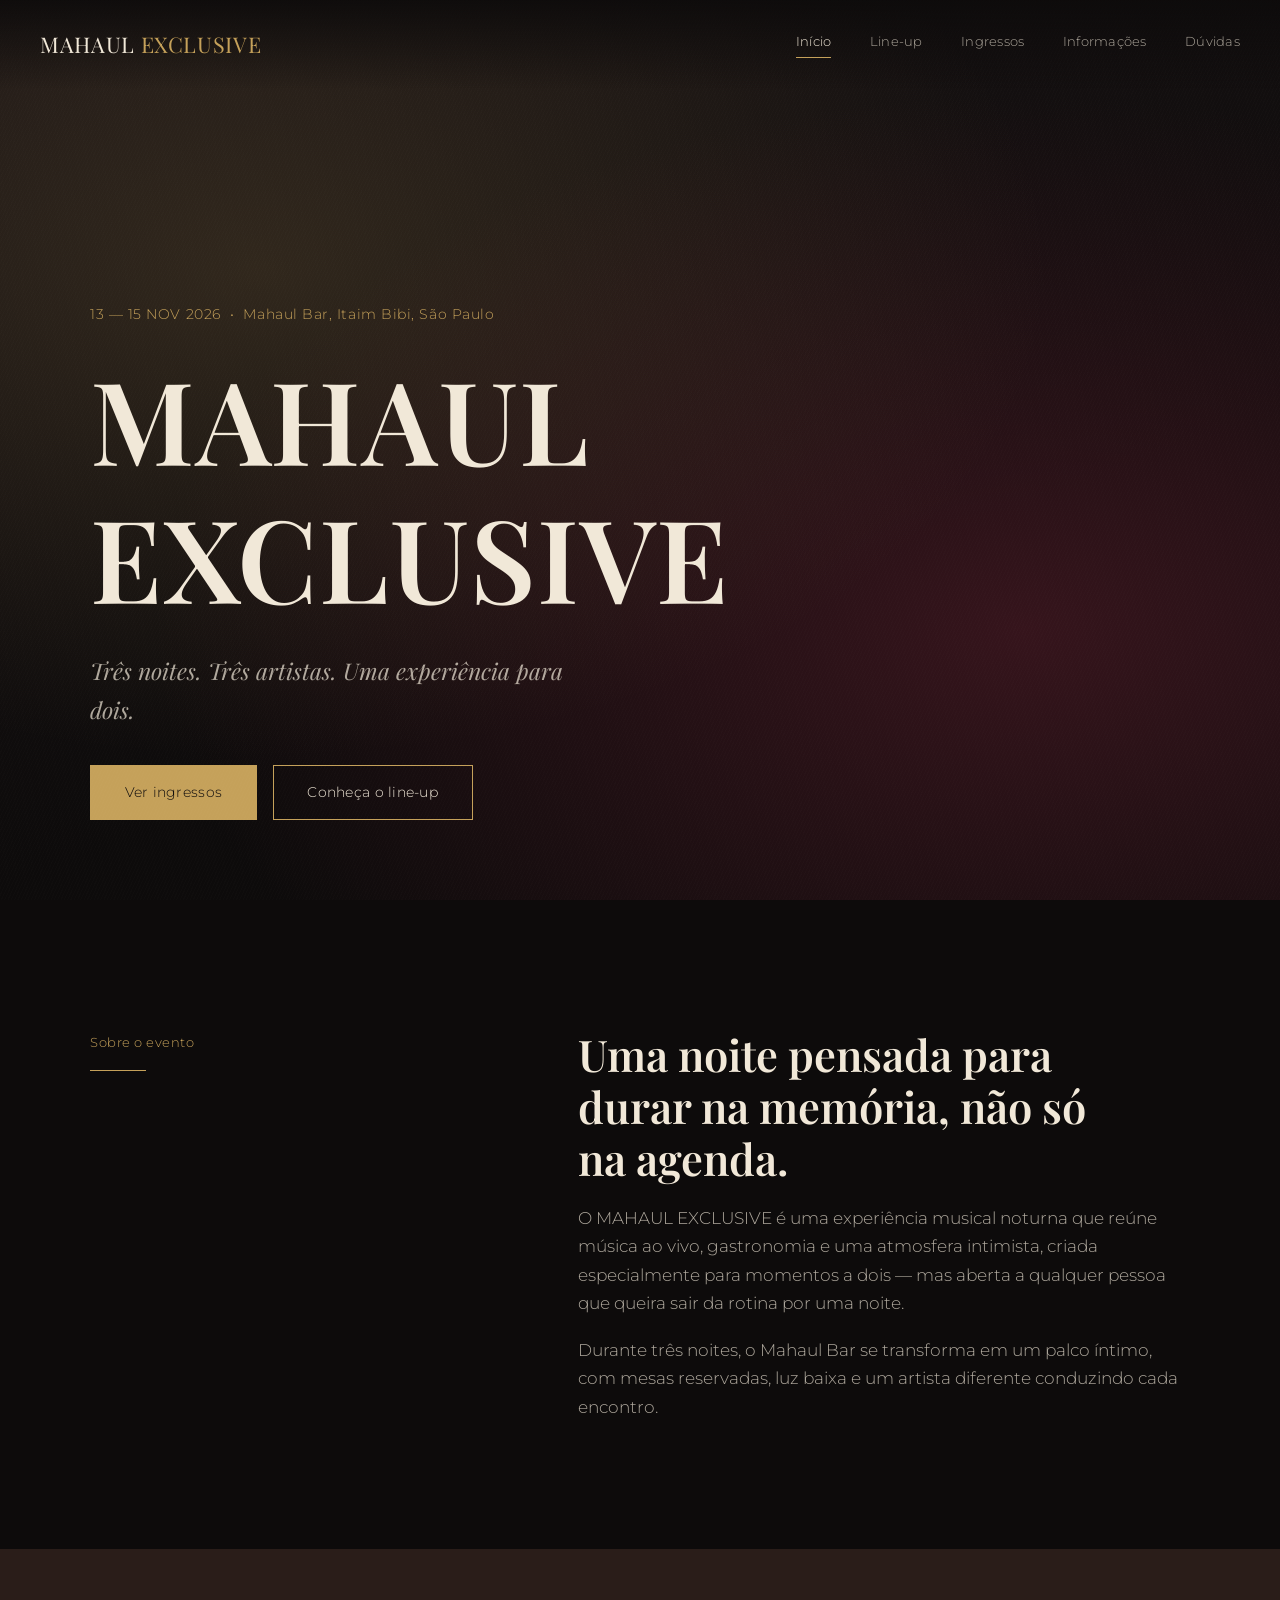
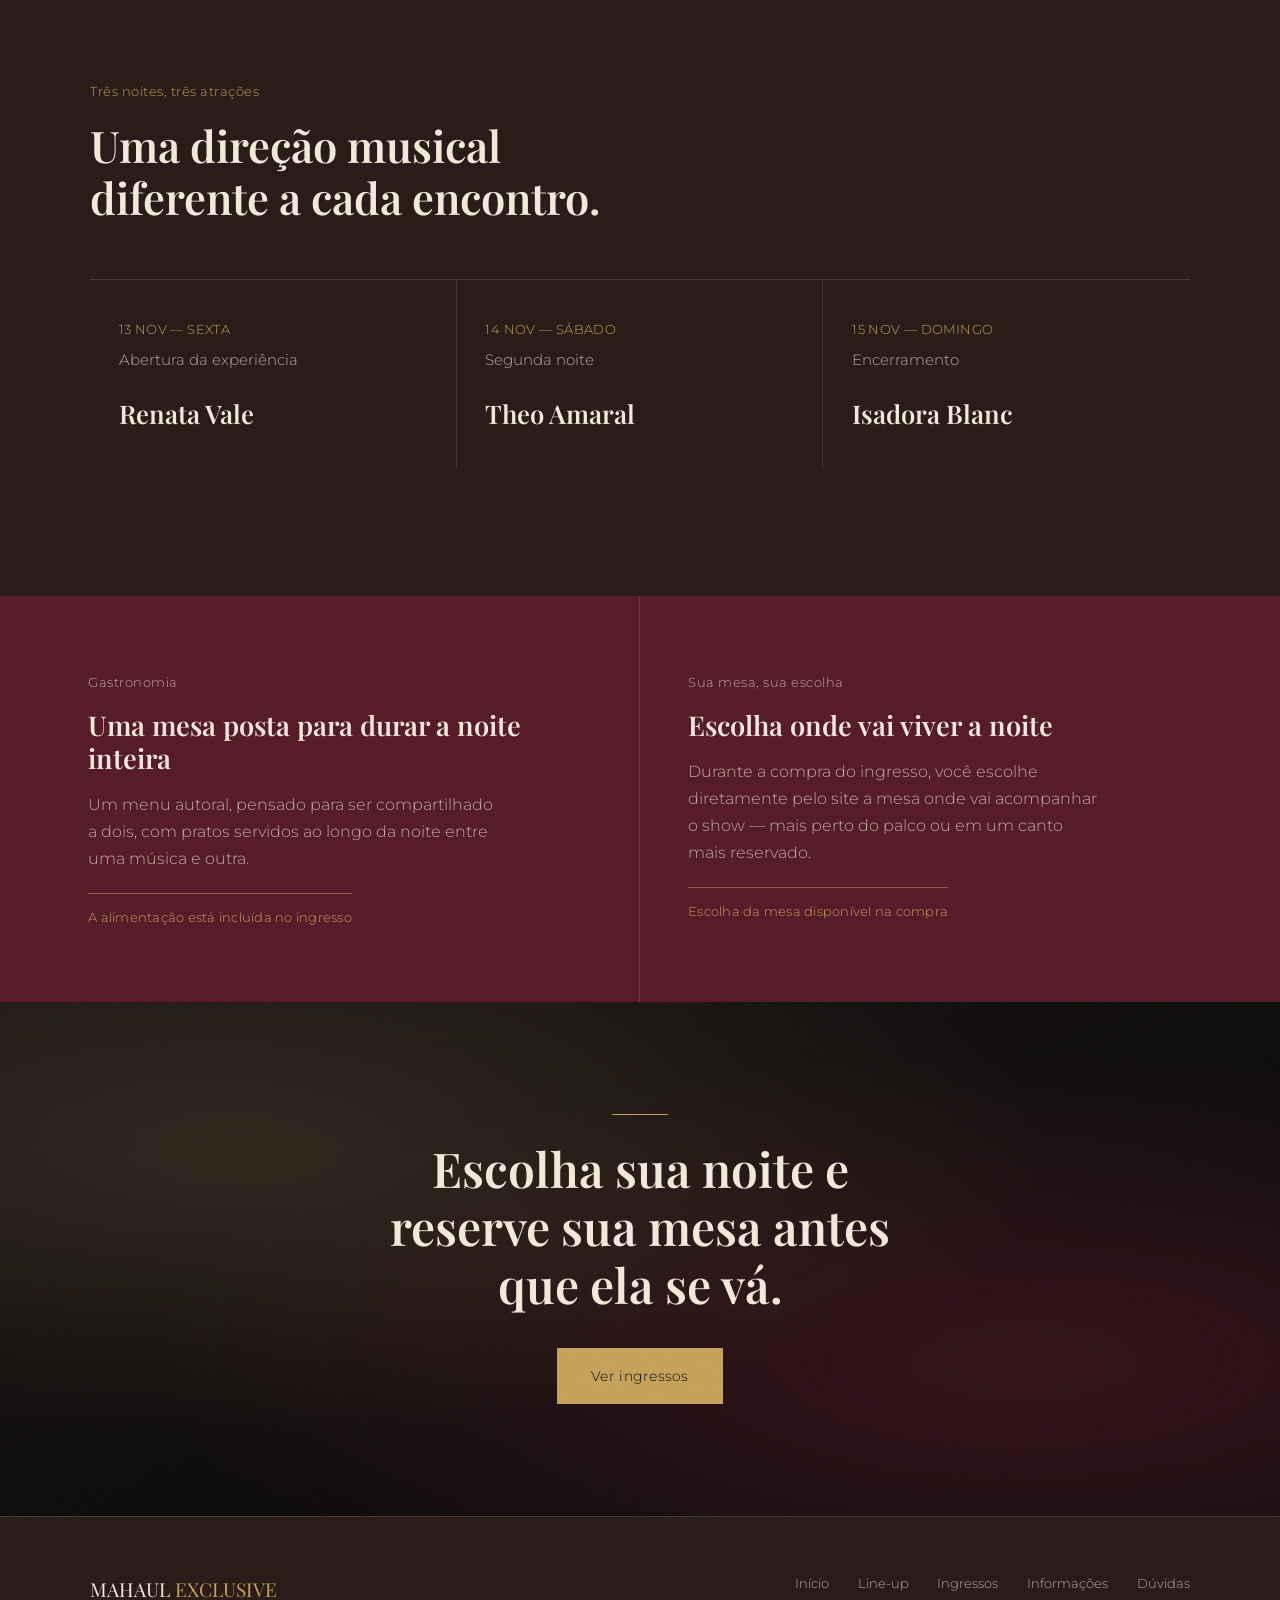
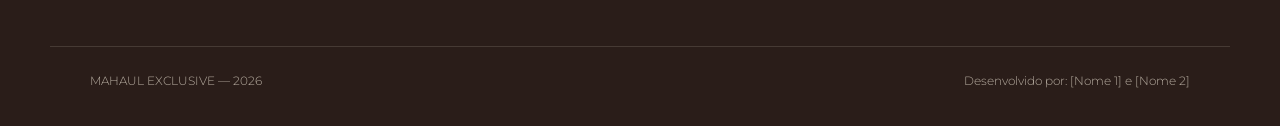
<file: index.html>
<!DOCTYPE html>
<html lang="pt-BR">
<head>
  <meta charset="UTF-8" />
  <meta name="viewport" content="width=device-width, initial-scale=1.0" />
  <title>MAHAUL EXCLUSIVE — 13 a 15 de novembro, Itaim Bibi</title>
  <meta name="description" content="Três noites. Três artistas. Uma experiência para dois. MAHAUL EXCLUSIVE, no Mahaul Bar, Itaim Bibi." />
  <link rel="preconnect" href="https://fonts.googleapis.com">
  <link rel="preconnect" href="https://fonts.gstatic.com" crossorigin>
  <link href="https://fonts.googleapis.com/css2?family=Playfair+Display:ital,wght@0,400;0,600;0,700;1,500&family=Montserrat:wght@300;400;500;600&display=swap" rel="stylesheet">
  <link rel="stylesheet" href="style.css">
</head>
<body>

  <!-- ===================== CABEÇALHO ===================== -->
  <header class="cabecalho">
    <a href="index.html" class="logo">MAHAUL <span>EXCLUSIVE</span></a>
    <nav class="menu">
      <a href="index.html" class="ativo">Início</a>
      <a href="lineup.html">Line-up</a>
      <a href="ingressos.html">Ingressos</a>
      <a href="informacoes.html">Informações</a>
      <a href="faq.html">Dúvidas</a>
    </nav>
    <button class="botao-menu-mobile" aria-label="Abrir menu">
      <span></span><span></span><span></span>
    </button>
  </header>

  <main>

    <!-- ===================== HERO ===================== -->
    <section class="hero cena">
      <div class="container">
        <p class="hero-datas">13 — 15 NOV 2026 &nbsp;•&nbsp; Mahaul Bar, Itaim Bibi, São Paulo</p>
        <h1 class="hero-titulo">MAHAUL<br>EXCLUSIVE</h1>
        <p class="hero-frase">Três noites. Três artistas. Uma experiência para dois.</p>
        <div class="grupo-botoes">
          <a href="ingressos.html" class="botao botao-preenchido">Ver ingressos</a>
          <a href="lineup.html" class="botao">Conheça o line-up</a>
        </div>
      </div>
    </section>

    <!-- ===================== SOBRE O EVENTO ===================== -->
    <section class="secao">
      <div class="container sobre-grid">
        <div>
          <p class="rotulo">Sobre o evento</p>
          <div class="linha-fina"></div>
        </div>
        <div class="sobre-texto">
          <h2 class="titulo-secao">Uma noite pensada para durar na memória, não só na agenda.</h2>
          <p class="texto-intro">
            O MAHAUL EXCLUSIVE é uma experiência musical noturna que reúne música ao vivo,
            gastronomia e uma atmosfera intimista, criada especialmente para momentos a dois —
            mas aberta a qualquer pessoa que queira sair da rotina por uma noite.
          </p>
          <p class="texto-intro">
            Durante três noites, o Mahaul Bar se transforma em um palco íntimo, com mesas
            reservadas, luz baixa e um artista diferente conduzindo cada encontro.
          </p>
        </div>
      </div>
    </section>

    <!-- ===================== TRÊS NOITES / ARTISTAS ===================== -->
    <section class="secao secao-cafe">
      <div class="container">
        <p class="rotulo">Três noites, três atrações</p>
        <h2 class="titulo-secao">Uma direção musical diferente a cada encontro.</h2>

        <div class="noites">
          <div class="noite-card">
            <p class="noite-data">13 NOV — SEXTA</p>
            <p class="noite-dia">Abertura da experiência</p>
            <h3 class="noite-artista">Renata Vale</h3>
          </div>
          <div class="noite-card">
            <p class="noite-data">14 NOV — SÁBADO</p>
            <p class="noite-dia">Segunda noite</p>
            <h3 class="noite-artista">Theo Amaral</h3>
          </div>
          <div class="noite-card">
            <p class="noite-data">15 NOV — DOMINGO</p>
            <p class="noite-dia">Encerramento</p>
            <h3 class="noite-artista">Isadora Blanc</h3>
          </div>
        </div>
      </div>
    </section>

    <!-- ===================== GASTRONOMIA + MESA ===================== -->
    <section class="secao-vinho">
      <div class="duo-grid container" style="max-width: none;">
        <div class="duo-item">
          <p class="rotulo">Gastronomia</p>
          <h3>Uma mesa posta para durar a noite inteira</h3>
          <p>
            Um menu autoral, pensado para ser compartilhado a dois, com pratos servidos
            ao longo da noite entre uma música e outra.
          </p>
          <span class="destaque-inline">A alimentação está incluída no ingresso</span>
        </div>
        <div class="duo-item">
          <p class="rotulo">Sua mesa, sua escolha</p>
          <h3>Escolha onde vai viver a noite</h3>
          <p>
            Durante a compra do ingresso, você escolhe diretamente pelo site a mesa onde
            vai acompanhar o show — mais perto do palco ou em um canto mais reservado.
          </p>
          <span class="destaque-inline">Escolha da mesa disponível na compra</span>
        </div>
      </div>
    </section>

    <!-- ===================== CHAMADA FINAL ===================== -->
    <section class="chamada-final cena">
      <div class="container">
        <div class="linha-fina"></div>
        <h2>Escolha sua noite e reserve sua mesa antes que ela se vá.</h2>
        <div class="grupo-botoes">
          <a href="ingressos.html" class="botao botao-preenchido">Ver ingressos</a>
        </div>
      </div>
    </section>

  </main>

  <!-- ===================== RODAPÉ ===================== -->
  <footer class="rodape">
    <div class="container">
      <p class="rodape-marca">MAHAUL <span>EXCLUSIVE</span></p>
      <nav class="rodape-menu">
        <a href="index.html">Início</a>
        <a href="lineup.html">Line-up</a>
        <a href="ingressos.html">Ingressos</a>
        <a href="informacoes.html">Informações</a>
        <a href="faq.html">Dúvidas</a>
      </nav>
    </div>
    <div class="container rodape-linha-baixo">
      <p>MAHAUL EXCLUSIVE — 2026</p>
      <p>Desenvolvido por: [Nome 1] e [Nome 2]</p>
    </div>
  </footer>

  <script src="script.js"></script>
</body>
</html>
</file>
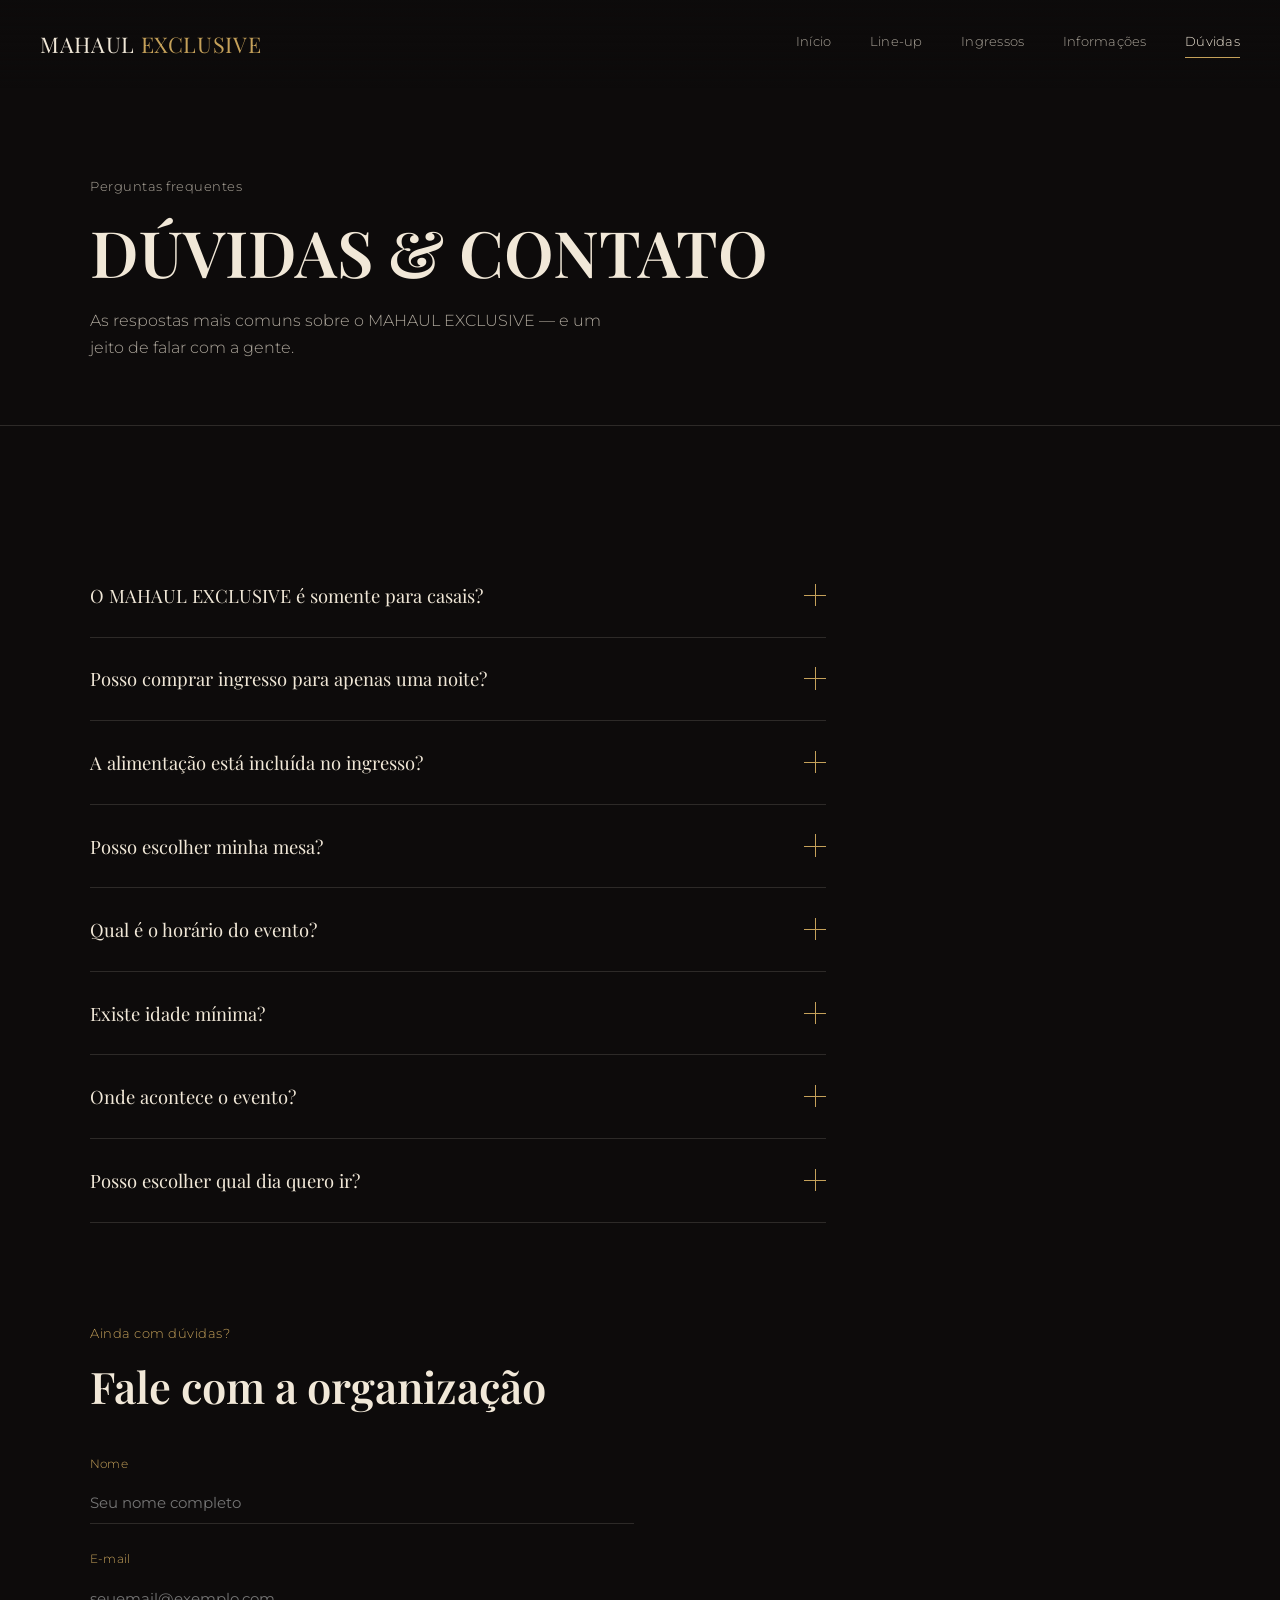
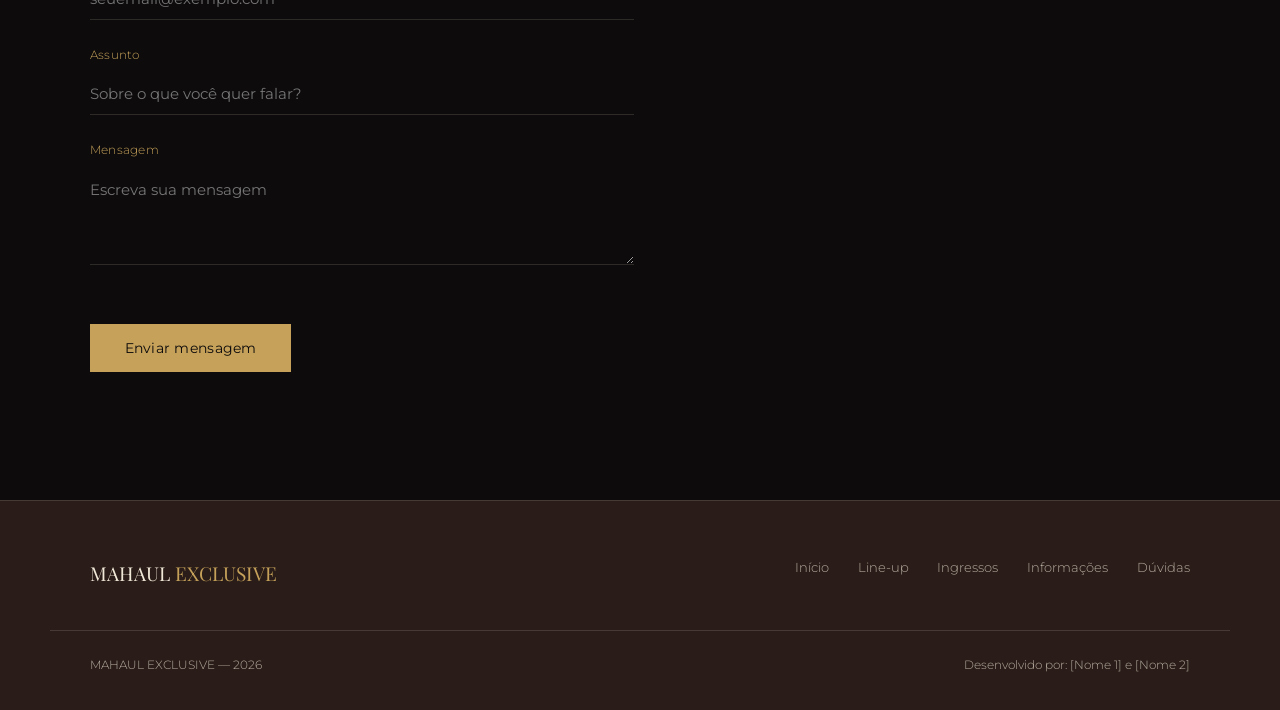
<file: faq.html>
<!DOCTYPE html>
<html lang="pt-BR">
<head>
  <meta charset="UTF-8" />
  <meta name="viewport" content="width=device-width, initial-scale=1.0" />
  <title>Dúvidas & Contato — MAHAUL EXCLUSIVE</title>
  <meta name="description" content="Perguntas frequentes e formulário de contato do MAHAUL EXCLUSIVE." />
  <link rel="preconnect" href="https://fonts.googleapis.com">
  <link rel="preconnect" href="https://fonts.gstatic.com" crossorigin>
  <link href="https://fonts.googleapis.com/css2?family=Playfair+Display:ital,wght@0,400;0,600;0,700;1,500&family=Montserrat:wght@300;400;500;600&display=swap" rel="stylesheet">
  <link rel="stylesheet" href="style.css">
</head>
<body>

  <header class="cabecalho rolado">
    <a href="index.html" class="logo">MAHAUL <span>EXCLUSIVE</span></a>
    <nav class="menu">
      <a href="index.html">Início</a>
      <a href="lineup.html">Line-up</a>
      <a href="ingressos.html">Ingressos</a>
      <a href="informacoes.html">Informações</a>
      <a href="faq.html" class="ativo">Dúvidas</a>
    </nav>
    <button class="botao-menu-mobile" aria-label="Abrir menu">
      <span></span><span></span><span></span>
    </button>
  </header>

  <main>

    <section class="topo-pagina">
      <div class="container">
        <p class="rotulo">Perguntas frequentes</p>
        <h1>DÚVIDAS & CONTATO</h1>
        <p>As respostas mais comuns sobre o MAHAUL EXCLUSIVE — e um jeito de falar com a gente.</p>
      </div>
    </section>

    <section class="secao">
      <div class="container">

        <div class="lista-faq">

          <div class="item-faq">
            <button class="pergunta-faq">
              O MAHAUL EXCLUSIVE é somente para casais?
              <span class="icone-faq"></span>
            </button>
            <div class="resposta-faq">
              <p>Não. O evento foi pensado especialmente para casais, mas qualquer pessoa pode participar.</p>
            </div>
          </div>

          <div class="item-faq">
            <button class="pergunta-faq">
              Posso comprar ingresso para apenas uma noite?
              <span class="icone-faq"></span>
            </button>
            <div class="resposta-faq">
              <p>Sim. É possível escolher uma única noite ou adquirir o ingresso para os três dias.</p>
            </div>
          </div>

          <div class="item-faq">
            <button class="pergunta-faq">
              A alimentação está incluída no ingresso?
              <span class="icone-faq"></span>
            </button>
            <div class="resposta-faq">
              <p>Sim. A alimentação está incluída na experiência do evento.</p>
            </div>
          </div>

          <div class="item-faq">
            <button class="pergunta-faq">
              Posso escolher minha mesa?
              <span class="icone-faq"></span>
            </button>
            <div class="resposta-faq">
              <p>Sim. Durante a compra, o visitante poderá escolher sua mesa diretamente pelo site.</p>
            </div>
          </div>

          <div class="item-faq">
            <button class="pergunta-faq">
              Qual é o horário do evento?
              <span class="icone-faq"></span>
            </button>
            <div class="resposta-faq">
              <p>O MAHAUL EXCLUSIVE acontece das 20h30 às 2h.</p>
            </div>
          </div>

          <div class="item-faq">
            <button class="pergunta-faq">
              Existe idade mínima?
              <span class="icone-faq"></span>
            </button>
            <div class="resposta-faq">
              <p>Não há uma idade mínima específica definida para o evento.</p>
            </div>
          </div>

          <div class="item-faq">
            <button class="pergunta-faq">
              Onde acontece o evento?
              <span class="icone-faq"></span>
            </button>
            <div class="resposta-faq">
              <p>No Mahaul Bar, localizado no Itaim Bibi, em São Paulo.</p>
            </div>
          </div>

          <div class="item-faq">
            <button class="pergunta-faq">
              Posso escolher qual dia quero ir?
              <span class="icone-faq"></span>
            </button>
            <div class="resposta-faq">
              <p>Sim. É possível escolher entre sexta, sábado ou domingo, de acordo com o ingresso escolhido.</p>
            </div>
          </div>

        </div>

        <!-- ===================== FORMULÁRIO DE CONTATO ===================== -->
        <div class="bloco-mesas bloco-contato">
          <p class="rotulo">Ainda com dúvidas?</p>
          <h2 class="titulo-secao">Fale com a organização</h2>

          <form class="form-contato">
            <div class="campo">
              <label for="nome">Nome</label>
              <input type="text" id="nome" name="nome" placeholder="Seu nome completo" required>
            </div>
            <div class="campo">
              <label for="email">E-mail</label>
              <input type="email" id="email" name="email" placeholder="seuemail@exemplo.com" required>
            </div>
            <div class="campo">
              <label for="assunto">Assunto</label>
              <input type="text" id="assunto" name="assunto" placeholder="Sobre o que você quer falar?" required>
            </div>
            <div class="campo">
              <label for="mensagem">Mensagem</label>
              <textarea id="mensagem" name="mensagem" placeholder="Escreva sua mensagem"></textarea>
            </div>
            <div class="grupo-botoes">
              <button type="submit" class="botao botao-preenchido">Enviar mensagem</button>
            </div>
            <p class="confirmacao-envio"></p>
          </form>
        </div>

      </div>
    </section>

  </main>

  <footer class="rodape">
    <div class="container">
      <p class="rodape-marca">MAHAUL <span>EXCLUSIVE</span></p>
      <nav class="rodape-menu">
        <a href="index.html">Início</a>
        <a href="lineup.html">Line-up</a>
        <a href="ingressos.html">Ingressos</a>
        <a href="informacoes.html">Informações</a>
        <a href="faq.html">Dúvidas</a>
      </nav>
    </div>
    <div class="container rodape-linha-baixo">
      <p>MAHAUL EXCLUSIVE — 2026</p>
      <p>Desenvolvido por: [Nome 1] e [Nome 2]</p>
    </div>
  </footer>

  <script src="script.js"></script>
</body>
</html>
</file>
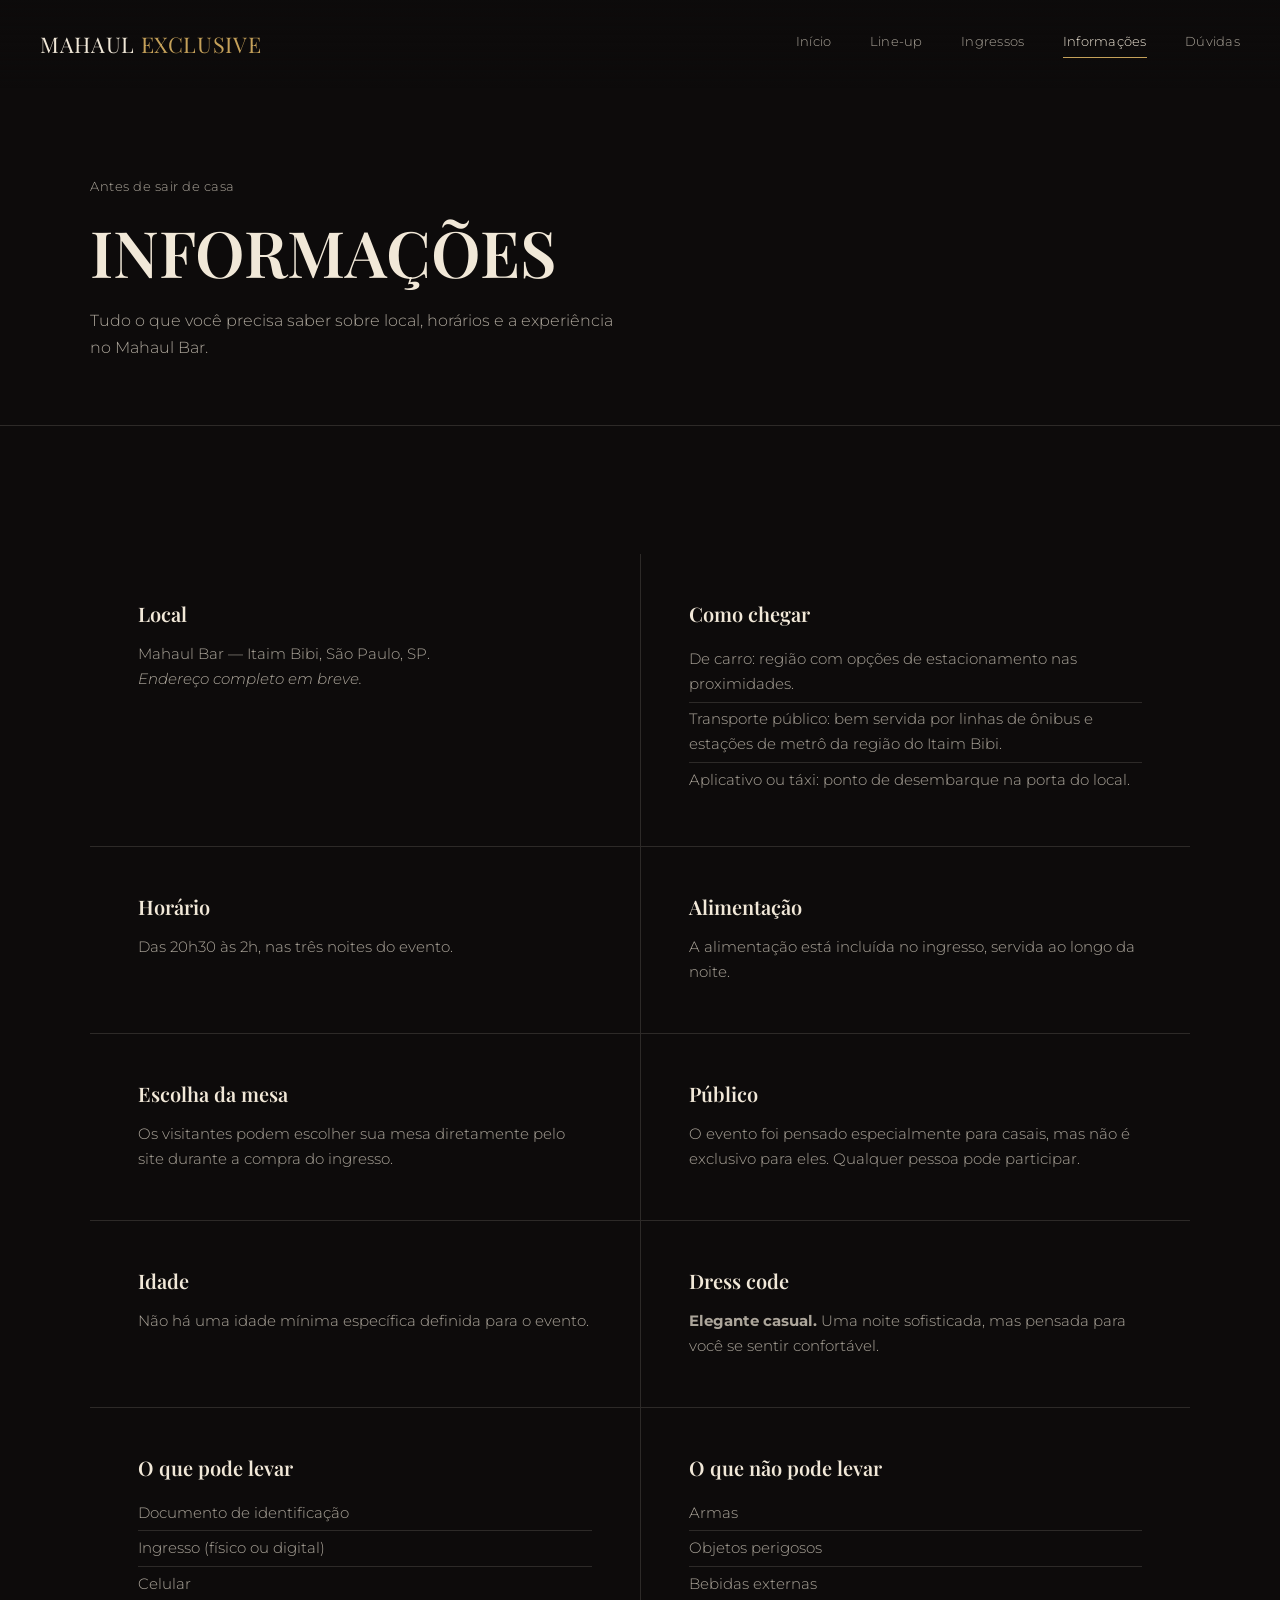
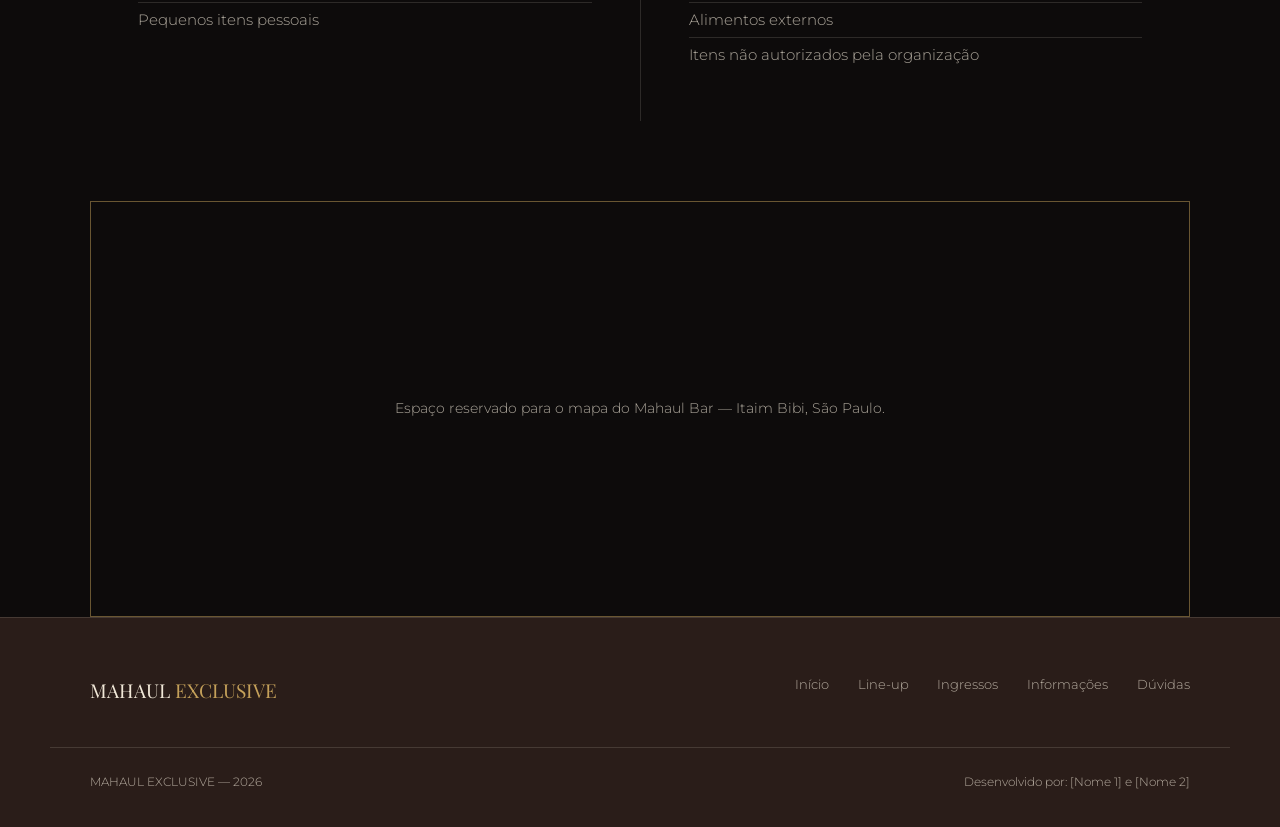
<file: informacoes.html>
<!DOCTYPE html>
<html lang="pt-BR">
<head>
  <meta charset="UTF-8" />
  <meta name="viewport" content="width=device-width, initial-scale=1.0" />
  <title>Informações — MAHAUL EXCLUSIVE</title>
  <meta name="description" content="Local, horários, o que levar e dress code do MAHAUL EXCLUSIVE, no Mahaul Bar, Itaim Bibi." />
  <link rel="preconnect" href="https://fonts.googleapis.com">
  <link rel="preconnect" href="https://fonts.gstatic.com" crossorigin>
  <link href="https://fonts.googleapis.com/css2?family=Playfair+Display:ital,wght@0,400;0,600;0,700;1,500&family=Montserrat:wght@300;400;500;600&display=swap" rel="stylesheet">
  <link rel="stylesheet" href="style.css">
</head>
<body>

  <header class="cabecalho rolado">
    <a href="index.html" class="logo">MAHAUL <span>EXCLUSIVE</span></a>
    <nav class="menu">
      <a href="index.html">Início</a>
      <a href="lineup.html">Line-up</a>
      <a href="ingressos.html">Ingressos</a>
      <a href="informacoes.html" class="ativo">Informações</a>
      <a href="faq.html">Dúvidas</a>
    </nav>
    <button class="botao-menu-mobile" aria-label="Abrir menu">
      <span></span><span></span><span></span>
    </button>
  </header>

  <main>

    <section class="topo-pagina">
      <div class="container">
        <p class="rotulo">Antes de sair de casa</p>
        <h1>INFORMAÇÕES</h1>
        <p>Tudo o que você precisa saber sobre local, horários e a experiência no Mahaul Bar.</p>
      </div>
    </section>

    <section class="secao" style="padding-bottom: 0;">
      <div class="container">
        <div class="info-grid">

          <div class="info-item">
            <h3>Local</h3>
            <p>
              Mahaul Bar — Itaim Bibi, São Paulo, SP.<br>
              <em>Endereço completo em breve.</em>
            </p>
          </div>

          <div class="info-item">
            <h3>Como chegar</h3>
            <ul>
              <li>De carro: região com opções de estacionamento nas proximidades.</li>
              <li>Transporte público: bem servida por linhas de ônibus e estações de metrô da região do Itaim Bibi.</li>
              <li>Aplicativo ou táxi: ponto de desembarque na porta do local.</li>
            </ul>
          </div>

          <div class="info-item">
            <h3>Horário</h3>
            <p>Das 20h30 às 2h, nas três noites do evento.</p>
          </div>

          <div class="info-item">
            <h3>Alimentação</h3>
            <p>A alimentação está incluída no ingresso, servida ao longo da noite.</p>
          </div>

          <div class="info-item">
            <h3>Escolha da mesa</h3>
            <p>Os visitantes podem escolher sua mesa diretamente pelo site durante a compra do ingresso.</p>
          </div>

          <div class="info-item">
            <h3>Público</h3>
            <p>O evento foi pensado especialmente para casais, mas não é exclusivo para eles. Qualquer pessoa pode participar.</p>
          </div>

          <div class="info-item">
            <h3>Idade</h3>
            <p>Não há uma idade mínima específica definida para o evento.</p>
          </div>

          <div class="info-item">
            <h3>Dress code</h3>
            <p><strong>Elegante casual.</strong> Uma noite sofisticada, mas pensada para você se sentir confortável.</p>
          </div>

          <div class="info-item">
            <h3>O que pode levar</h3>
            <ul>
              <li>Documento de identificação</li>
              <li>Ingresso (físico ou digital)</li>
              <li>Celular</li>
              <li>Pequenos itens pessoais</li>
            </ul>
          </div>

          <div class="info-item">
            <h3>O que não pode levar</h3>
            <ul>
              <li>Armas</li>
              <li>Objetos perigosos</li>
              <li>Bebidas externas</li>
              <li>Alimentos externos</li>
              <li>Itens não autorizados pela organização</li>
            </ul>
          </div>

        </div>

        <div class="mapa-espaco">
          <p>Espaço reservado para o mapa do Mahaul Bar — Itaim Bibi, São Paulo.</p>
        </div>
      </div>
    </section>

  </main>

  <footer class="rodape">
    <div class="container">
      <p class="rodape-marca">MAHAUL <span>EXCLUSIVE</span></p>
      <nav class="rodape-menu">
        <a href="index.html">Início</a>
        <a href="lineup.html">Line-up</a>
        <a href="ingressos.html">Ingressos</a>
        <a href="informacoes.html">Informações</a>
        <a href="faq.html">Dúvidas</a>
      </nav>
    </div>
    <div class="container rodape-linha-baixo">
      <p>MAHAUL EXCLUSIVE — 2026</p>
      <p>Desenvolvido por: [Nome 1] e [Nome 2]</p>
    </div>
  </footer>

  <script src="script.js"></script>
</body>
</html>
</file>
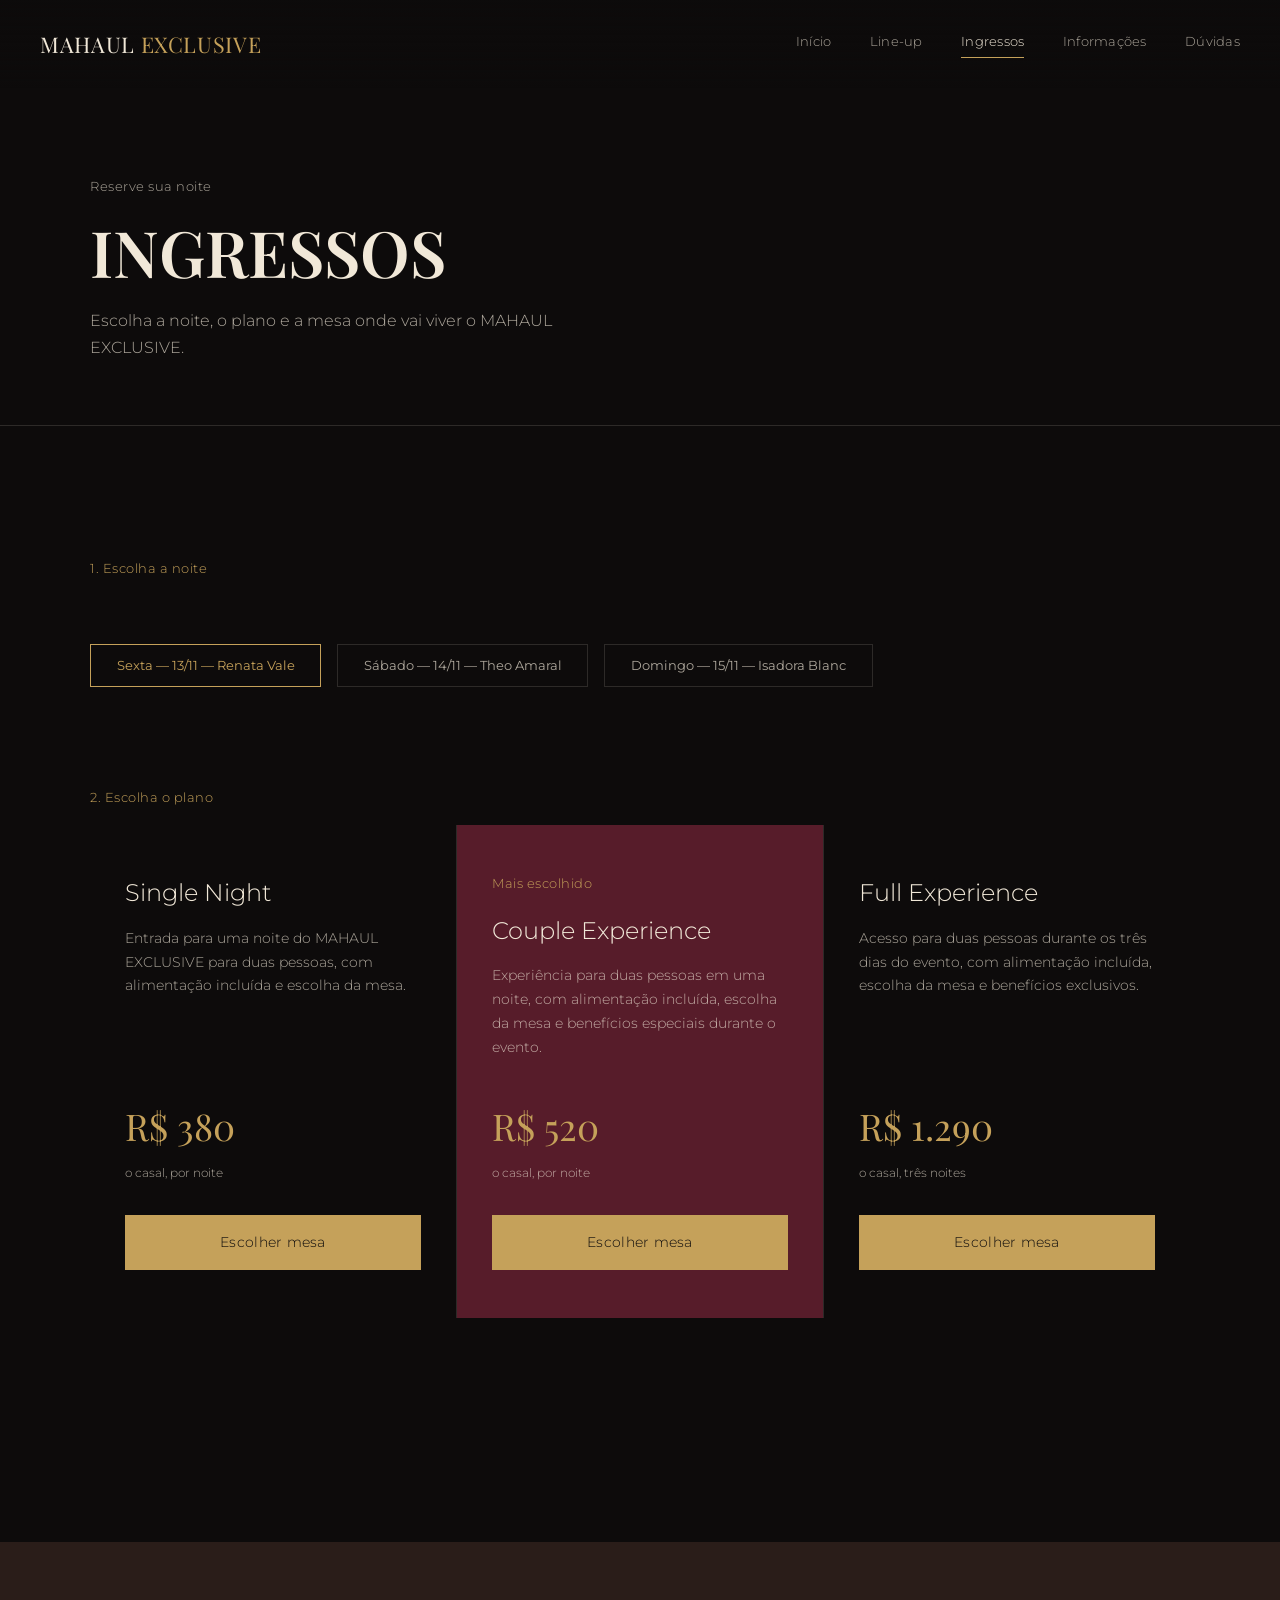
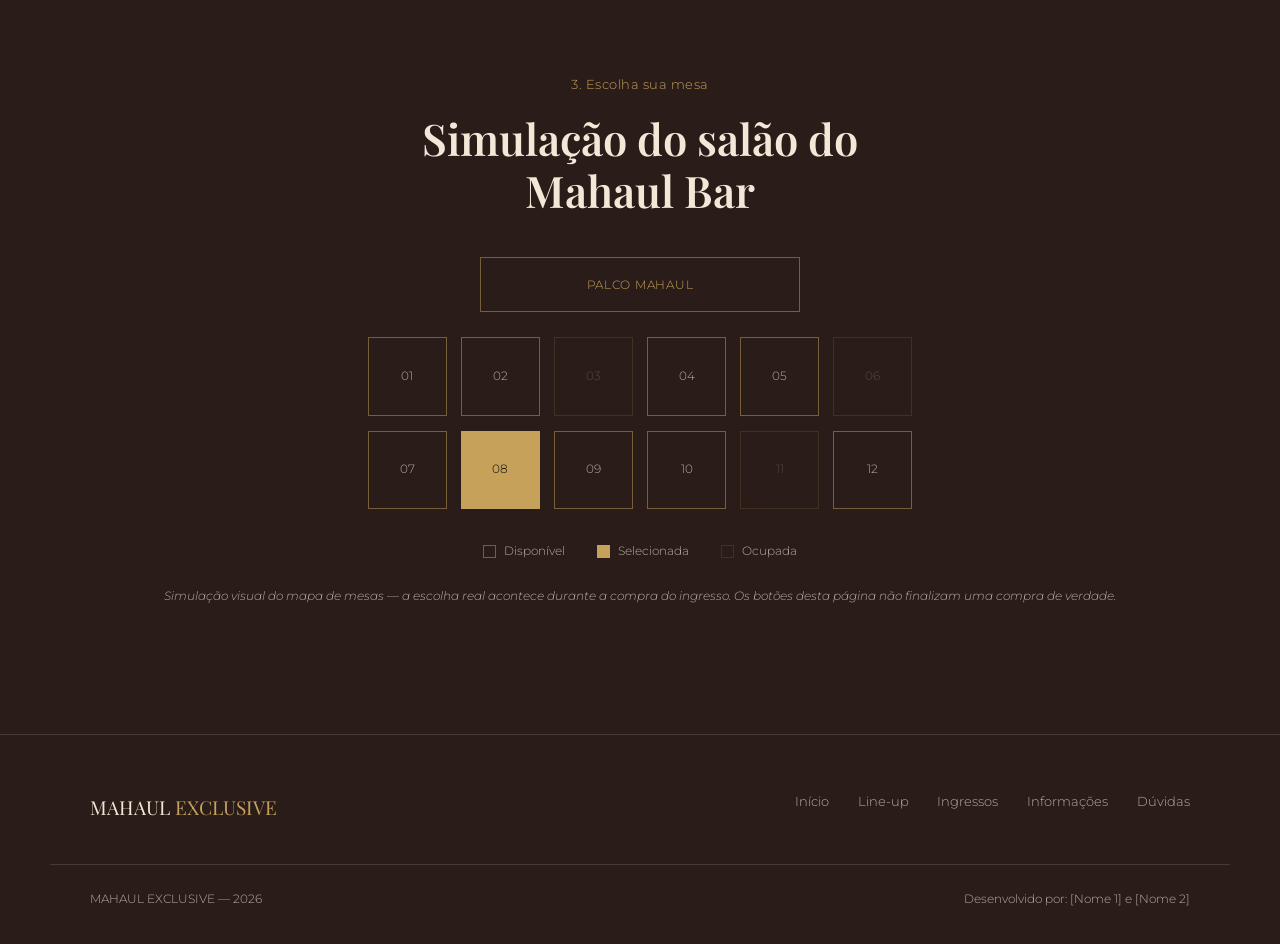
<file: ingressos.html>
<!DOCTYPE html>
<html lang="pt-BR">
<head>
  <meta charset="UTF-8" />
  <meta name="viewport" content="width=device-width, initial-scale=1.0" />
  <title>Ingressos — MAHAUL EXCLUSIVE</title>
  <meta name="description" content="Escolha sua noite, seu plano e sua mesa para o MAHAUL EXCLUSIVE." />
  <link rel="preconnect" href="https://fonts.googleapis.com">
  <link rel="preconnect" href="https://fonts.gstatic.com" crossorigin>
  <link href="https://fonts.googleapis.com/css2?family=Playfair+Display:ital,wght@0,400;0,600;0,700;1,500&family=Montserrat:wght@300;400;500;600&display=swap" rel="stylesheet">
  <link rel="stylesheet" href="style.css">
</head>
<body>

  <header class="cabecalho rolado">
    <a href="index.html" class="logo">MAHAUL <span>EXCLUSIVE</span></a>
    <nav class="menu">
      <a href="index.html">Início</a>
      <a href="lineup.html">Line-up</a>
      <a href="ingressos.html" class="ativo">Ingressos</a>
      <a href="informacoes.html">Informações</a>
      <a href="faq.html">Dúvidas</a>
    </nav>
    <button class="botao-menu-mobile" aria-label="Abrir menu">
      <span></span><span></span><span></span>
    </button>
  </header>

  <main>

    <section class="topo-pagina">
      <div class="container">
        <p class="rotulo">Reserve sua noite</p>
        <h1>INGRESSOS</h1>
        <p>Escolha a noite, o plano e a mesa onde vai viver o MAHAUL EXCLUSIVE.</p>
      </div>
    </section>

    <!-- ===================== SELETOR DE NOITE ===================== -->
    <section class="secao" style="padding-bottom: 0;">
      <div class="container">
        <p class="rotulo">1. Escolha a noite</p>
        <div class="seletor-noites">
          <button class="pilula-noite ativa">Sexta — 13/11 — Renata Vale</button>
          <button class="pilula-noite">Sábado — 14/11 — Theo Amaral</button>
          <button class="pilula-noite">Domingo — 15/11 — Isadora Blanc</button>
        </div>
      </div>
    </section>

    <!-- ===================== PLANOS ===================== -->
    <section class="secao" style="padding-top: 2rem;">
      <div class="container">
        <p class="rotulo">2. Escolha o plano</p>

        <div class="planos">
          <div class="plano">
            <p class="plano-nome">Single Night</p>
            <p class="plano-descricao">
              Entrada para uma noite do MAHAUL EXCLUSIVE para duas pessoas, com
              alimentação incluída e escolha da mesa.
            </p>
            <p class="plano-preco">R$ 380<small>o casal, por noite</small></p>
            <a href="#mesas" class="botao botao-preenchido">Escolher mesa</a>
          </div>

          <div class="plano plano-destaque">
            <p class="rotulo">Mais escolhido</p>
            <p class="plano-nome">Couple Experience</p>
            <p class="plano-descricao">
              Experiência para duas pessoas em uma noite, com alimentação incluída,
              escolha da mesa e benefícios especiais durante o evento.
            </p>
            <p class="plano-preco">R$ 520<small>o casal, por noite</small></p>
            <a href="#mesas" class="botao botao-preenchido">Escolher mesa</a>
          </div>

          <div class="plano">
            <p class="plano-nome">Full Experience</p>
            <p class="plano-descricao">
              Acesso para duas pessoas durante os três dias do evento, com
              alimentação incluída, escolha da mesa e benefícios exclusivos.
            </p>
            <p class="plano-preco">R$ 1.290<small>o casal, três noites</small></p>
            <a href="#mesas" class="botao botao-preenchido">Escolher mesa</a>
          </div>
        </div>
      </div>
    </section>

    <!-- ===================== ESCOLHA DE MESA ===================== -->
    <section class="secao secao-cafe bloco-mesas" id="mesas">
      <div class="container" style="text-align: center;">
        <p class="rotulo">3. Escolha sua mesa</p>
        <h2 class="titulo-secao" style="margin: 0 auto;">Simulação do salão do Mahaul Bar</h2>

        <div class="palco-indicador">PALCO MAHAUL</div>

        <div class="mapa-mesas" aria-label="Simulação de mapa de mesas">
          <div class="mesa">01</div>
          <div class="mesa">02</div>
          <div class="mesa ocupada">03</div>
          <div class="mesa">04</div>
          <div class="mesa">05</div>
          <div class="mesa ocupada">06</div>
          <div class="mesa">07</div>
          <div class="mesa selecionada">08</div>
          <div class="mesa">09</div>
          <div class="mesa">10</div>
          <div class="mesa ocupada">11</div>
          <div class="mesa">12</div>
        </div>

        <div class="legenda-mesas">
          <span class="legenda-item"><span class="legenda-caixa"></span> Disponível</span>
          <span class="legenda-item"><span class="legenda-caixa selecionada"></span> Selecionada</span>
          <span class="legenda-item"><span class="legenda-caixa ocupada"></span> Ocupada</span>
        </div>

        <p class="aviso-simulado">
          Simulação visual do mapa de mesas — a escolha real acontece durante a compra do ingresso.
          Os botões desta página não finalizam uma compra de verdade.
        </p>
      </div>
    </section>

  </main>

  <footer class="rodape">
    <div class="container">
      <p class="rodape-marca">MAHAUL <span>EXCLUSIVE</span></p>
      <nav class="rodape-menu">
        <a href="index.html">Início</a>
        <a href="lineup.html">Line-up</a>
        <a href="ingressos.html">Ingressos</a>
        <a href="informacoes.html">Informações</a>
        <a href="faq.html">Dúvidas</a>
      </nav>
    </div>
    <div class="container rodape-linha-baixo">
      <p>MAHAUL EXCLUSIVE — 2026</p>
      <p>Desenvolvido por: [Nome 1] e [Nome 2]</p>
    </div>
  </footer>

  <script src="script.js"></script>
</body>
</html>
</file>
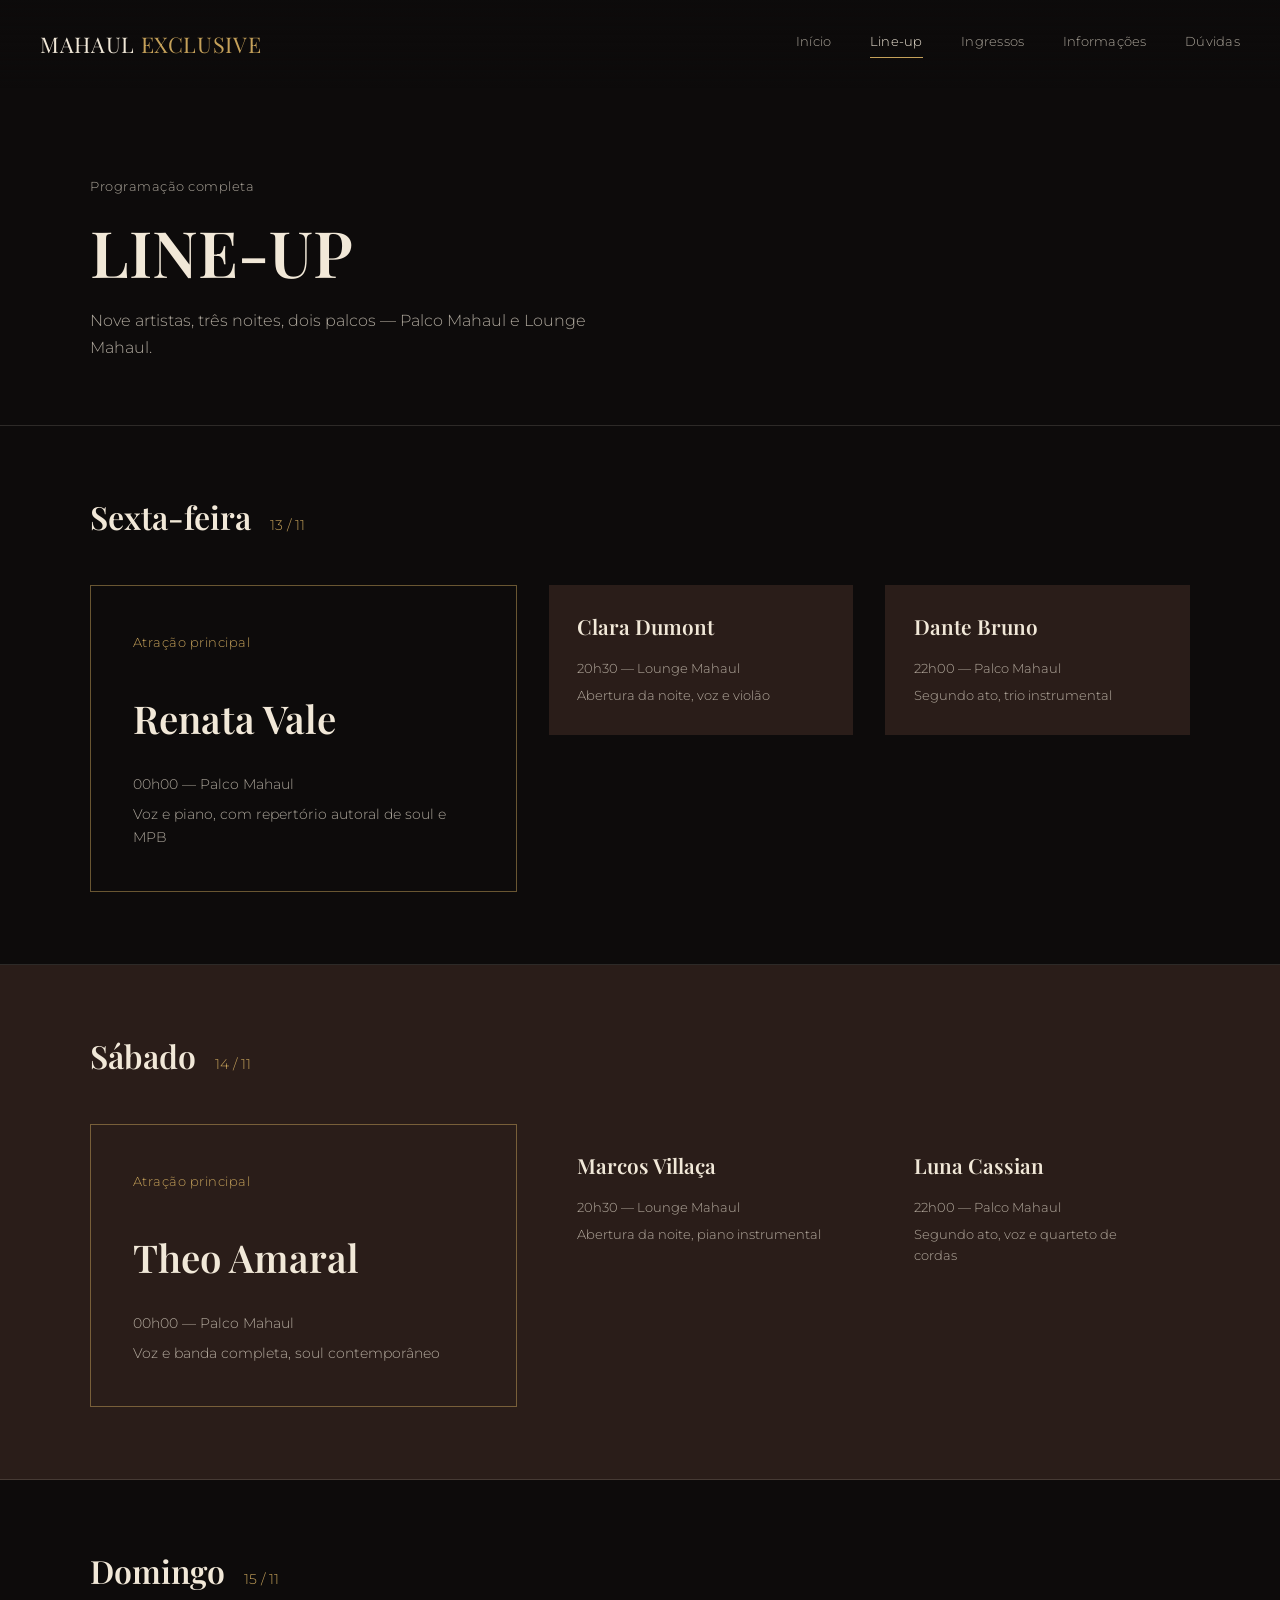
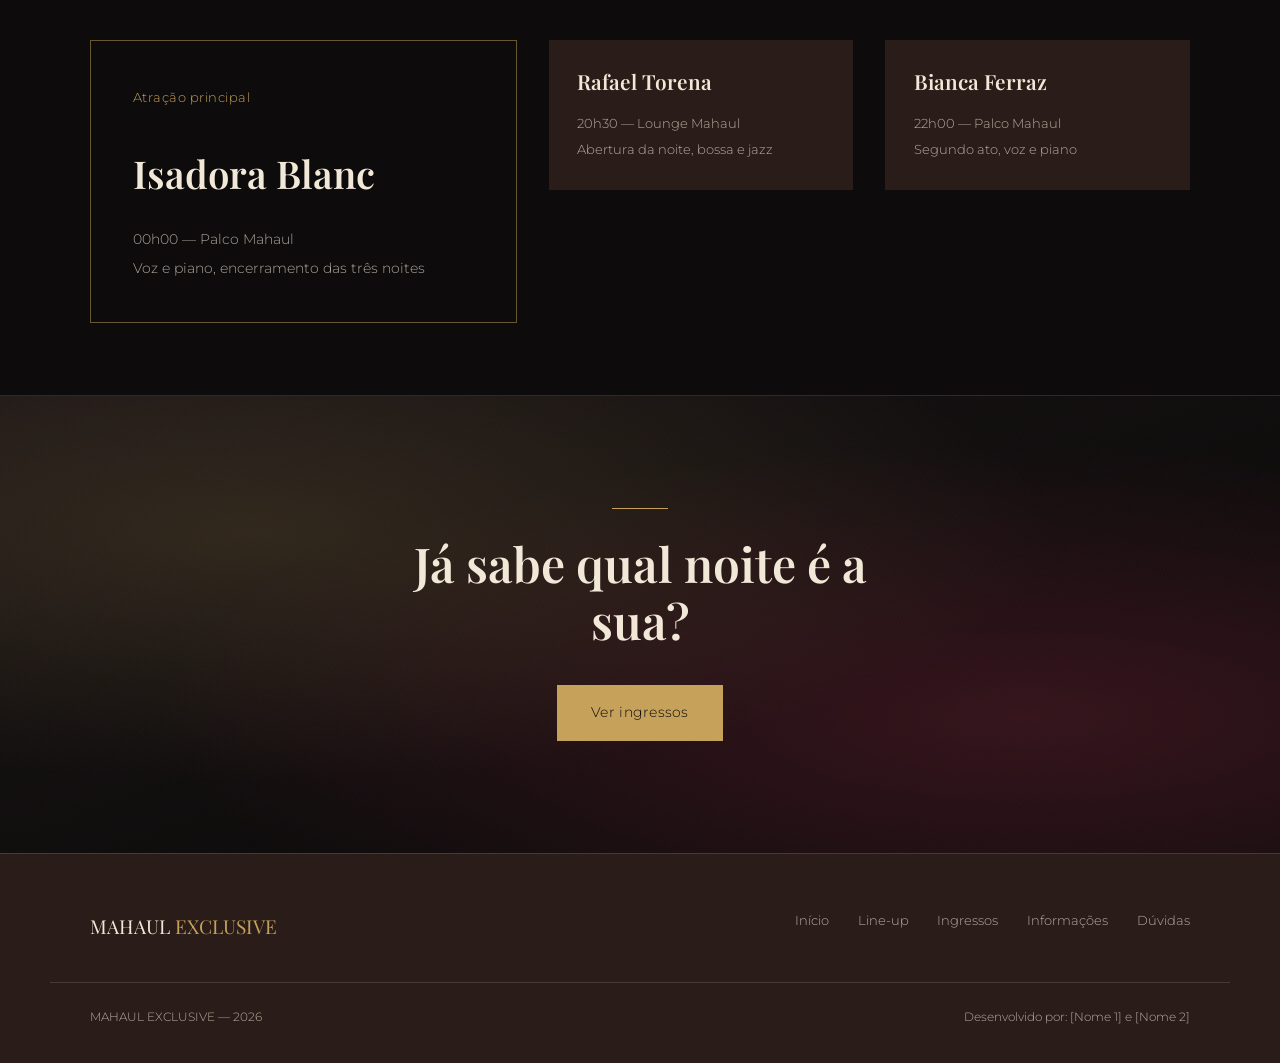
<file: lineup.html>
<!DOCTYPE html>
<html lang="pt-BR">
<head>
  <meta charset="UTF-8" />
  <meta name="viewport" content="width=device-width, initial-scale=1.0" />
  <title>Line-up — MAHAUL EXCLUSIVE</title>
  <meta name="description" content="9 artistas, três noites, dois palcos. Confira a programação completa do MAHAUL EXCLUSIVE." />
  <link rel="preconnect" href="https://fonts.googleapis.com">
  <link rel="preconnect" href="https://fonts.gstatic.com" crossorigin>
  <link href="https://fonts.googleapis.com/css2?family=Playfair+Display:ital,wght@0,400;0,600;0,700;1,500&family=Montserrat:wght@300;400;500;600&display=swap" rel="stylesheet">
  <link rel="stylesheet" href="style.css">
</head>
<body>

  <header class="cabecalho rolado">
    <a href="index.html" class="logo">MAHAUL <span>EXCLUSIVE</span></a>
    <nav class="menu">
      <a href="index.html">Início</a>
      <a href="lineup.html" class="ativo">Line-up</a>
      <a href="ingressos.html">Ingressos</a>
      <a href="informacoes.html">Informações</a>
      <a href="faq.html">Dúvidas</a>
    </nav>
    <button class="botao-menu-mobile" aria-label="Abrir menu">
      <span></span><span></span><span></span>
    </button>
  </header>

  <main>

    <section class="topo-pagina">
      <div class="container">
        <p class="rotulo">Programação completa</p>
        <h1>LINE-UP</h1>
        <p>Nove artistas, três noites, dois palcos — Palco Mahaul e Lounge Mahaul.</p>
      </div>
    </section>

    <!-- ===================== SEXTA ===================== -->
    <section class="dia-bloco">
      <div class="container">
        <div class="dia-cabecalho">
          <h2>Sexta-feira</h2>
          <span>13 / 11</span>
        </div>

        <div class="artistas-dia">
          <article class="artista-principal">
            <p class="rotulo">Atração principal</p>
            <h3>Renata Vale</h3>
            <div class="artista-info">
              <span>00h00 — Palco Mahaul</span>
              <span>Voz e piano, com repertório autoral de soul e MPB</span>
            </div>
          </article>

          <article class="artista-secundario">
            <div>
              <h4>Clara Dumont</h4>
              <div class="artista-info">
                <span>20h30 — Lounge Mahaul</span>
                <span>Abertura da noite, voz e violão</span>
              </div>
            </div>
          </article>

          <article class="artista-secundario">
            <div>
              <h4>Dante Bruno</h4>
              <div class="artista-info">
                <span>22h00 — Palco Mahaul</span>
                <span>Segundo ato, trio instrumental</span>
              </div>
            </div>
          </article>
        </div>
      </div>
    </section>

    <!-- ===================== SÁBADO ===================== -->
    <section class="dia-bloco secao-cafe">
      <div class="container">
        <div class="dia-cabecalho">
          <h2>Sábado</h2>
          <span>14 / 11</span>
        </div>

        <div class="artistas-dia">
          <article class="artista-principal">
            <p class="rotulo">Atração principal</p>
            <h3>Theo Amaral</h3>
            <div class="artista-info">
              <span>00h00 — Palco Mahaul</span>
              <span>Voz e banda completa, soul contemporâneo</span>
            </div>
          </article>

          <article class="artista-secundario">
            <div>
              <h4>Marcos Villaça</h4>
              <div class="artista-info">
                <span>20h30 — Lounge Mahaul</span>
                <span>Abertura da noite, piano instrumental</span>
              </div>
            </div>
          </article>

          <article class="artista-secundario">
            <div>
              <h4>Luna Cassian</h4>
              <div class="artista-info">
                <span>22h00 — Palco Mahaul</span>
                <span>Segundo ato, voz e quarteto de cordas</span>
              </div>
            </div>
          </article>
        </div>
      </div>
    </section>

    <!-- ===================== DOMINGO ===================== -->
    <section class="dia-bloco">
      <div class="container">
        <div class="dia-cabecalho">
          <h2>Domingo</h2>
          <span>15 / 11</span>
        </div>

        <div class="artistas-dia">
          <article class="artista-principal">
            <p class="rotulo">Atração principal</p>
            <h3>Isadora Blanc</h3>
            <div class="artista-info">
              <span>00h00 — Palco Mahaul</span>
              <span>Voz e piano, encerramento das três noites</span>
            </div>
          </article>

          <article class="artista-secundario">
            <div>
              <h4>Rafael Torena</h4>
              <div class="artista-info">
                <span>20h30 — Lounge Mahaul</span>
                <span>Abertura da noite, bossa e jazz</span>
              </div>
            </div>
          </article>

          <article class="artista-secundario">
            <div>
              <h4>Bianca Ferraz</h4>
              <div class="artista-info">
                <span>22h00 — Palco Mahaul</span>
                <span>Segundo ato, voz e piano</span>
              </div>
            </div>
          </article>
        </div>
      </div>
    </section>

    <section class="chamada-final cena">
      <div class="container">
        <div class="linha-fina"></div>
        <h2>Já sabe qual noite é a sua?</h2>
        <div class="grupo-botoes">
          <a href="ingressos.html" class="botao botao-preenchido">Ver ingressos</a>
        </div>
      </div>
    </section>

  </main>

  <footer class="rodape">
    <div class="container">
      <p class="rodape-marca">MAHAUL <span>EXCLUSIVE</span></p>
      <nav class="rodape-menu">
        <a href="index.html">Início</a>
        <a href="lineup.html">Line-up</a>
        <a href="ingressos.html">Ingressos</a>
        <a href="informacoes.html">Informações</a>
        <a href="faq.html">Dúvidas</a>
      </nav>
    </div>
    <div class="container rodape-linha-baixo">
      <p>MAHAUL EXCLUSIVE — 2026</p>
      <p>Desenvolvido por: [Nome 1] e [Nome 2]</p>
    </div>
  </footer>

  <script src="script.js"></script>
</body>
</html>
</file>
<file: style.css>
/* ==========================================================================
   MAHAUL EXCLUSIVE — style.css
   Arquivo único de estilos para as 5 páginas do site.
   Organizado por seções para facilitar a leitura.
   ========================================================================== */

/* --------------------------------------------------------------------------
   1. VARIÁVEIS E RESET
   -------------------------------------------------------------------------- */
   :root {
    --preto: #0D0B0B;
    --vinho: #571C2A;
    --dourado: #C5A15A;
    --creme: #F1E8D8;
    --cafe: #2A1D19;
  
    --creme-suave: rgba(241, 232, 216, 0.7);
    --creme-linha: rgba(241, 232, 216, 0.14);
    --dourado-suave: rgba(197, 161, 90, 0.5);
  
    --fonte-titulo: "Playfair Display", serif;
    --fonte-texto: "Montserrat", sans-serif;
  
    --largura-maxima: 1180px;
    --espaco-secao: 8rem;
  }
  
  * {
    margin: 0;
    padding: 0;
    box-sizing: border-box;
  }
  
  html {
    scroll-behavior: smooth;
  }
  
  body {
    background-color: var(--preto);
    color: var(--creme);
    font-family: var(--fonte-texto);
    font-weight: 300;
    line-height: 1.7;
    overflow-x: hidden;
  }
  
  img {
    max-width: 100%;
    display: block;
  }
  
  a {
    color: inherit;
    text-decoration: none;
  }
  
  ul {
    list-style: none;
  }
  
  h1, h2, h3, h4 {
    font-family: var(--fonte-titulo);
    font-weight: 600;
    color: var(--creme);
    line-height: 1.2;
  }
  
  button {
    font-family: var(--fonte-texto);
    cursor: pointer;
    border: none;
    background: none;
  }
  
  .container {
    width: 100%;
    max-width: var(--largura-maxima);
    margin: 0 auto;
    padding: 0 2.5rem;
  }
  
  .secao {
    padding: var(--espaco-secao) 0;
  }
  
  .secao-vinho {
    background-color: var(--vinho);
  }
  
  .secao-cafe {
    background-color: var(--cafe);
  }
  
  .rotulo {
    display: inline-block;
    font-family: var(--fonte-texto);
    font-size: 0.8rem;
    letter-spacing: 0.04em;
    color: var(--dourado);
    margin-bottom: 1rem;
  }
  
  .titulo-secao {
    font-size: clamp(2rem, 3.4vw, 2.9rem);
    max-width: 34rem;
  }
  
  .texto-intro {
    font-size: 1.05rem;
    color: var(--creme-suave);
    max-width: 38rem;
    margin-top: 1.2rem;
  }
  
  .linha-fina {
    width: 3.5rem;
    height: 1px;
    background-color: var(--dourado);
  }
  
  /* --------------------------------------------------------------------------
     2. BOTÕES
     -------------------------------------------------------------------------- */
  .botao {
    display: inline-flex;
    align-items: center;
    gap: 0.6rem;
    padding: 0.95rem 2.1rem;
    font-size: 0.85rem;
    letter-spacing: 0.02em;
    border: 1px solid var(--dourado);
    color: var(--creme);
    transition: background-color 0.35s ease, color 0.35s ease;
  }
  
  .botao-preenchido {
    background-color: var(--dourado);
    color: var(--preto);
  }
  
  .botao-preenchido:hover {
    background-color: transparent;
    color: var(--dourado);
  }
  
  .botao:not(.botao-preenchido):hover {
    background-color: var(--dourado);
    color: var(--preto);
  }
  
  .grupo-botoes {
    display: flex;
    flex-wrap: wrap;
    gap: 1rem;
    margin-top: 2.2rem;
  }
  
  /* --------------------------------------------------------------------------
     3. CABEÇALHO / NAVEGAÇÃO
     -------------------------------------------------------------------------- */
  .cabecalho {
    position: fixed;
    top: 0;
    left: 0;
    width: 100%;
    z-index: 100;
    display: flex;
    align-items: center;
    justify-content: space-between;
    padding: 1.6rem 2.5rem;
    background: linear-gradient(to bottom, rgba(13, 11, 11, 0.9), rgba(13, 11, 11, 0));
  }
  
  .cabecalho.rolado {
    background-color: rgba(13, 11, 11, 0.94);
    border-bottom: 1px solid var(--creme-linha);
  }
  
  .logo {
    font-family: var(--fonte-titulo);
    font-size: 1.35rem;
    letter-spacing: 0.03em;
    color: var(--creme);
  }
  
  .logo span {
    color: var(--dourado);
  }
  
  .menu {
    display: flex;
    gap: 2.4rem;
  }
  
  .menu a {
    font-size: 0.82rem;
    letter-spacing: 0.02em;
    color: var(--creme-suave);
    position: relative;
    padding-bottom: 0.3rem;
  }
  
  .menu a::after {
    content: "";
    position: absolute;
    left: 0;
    bottom: 0;
    width: 0;
    height: 1px;
    background-color: var(--dourado);
    transition: width 0.3s ease;
  }
  
  .menu a:hover,
  .menu a.ativo {
    color: var(--creme);
  }
  
  .menu a:hover::after,
  .menu a.ativo::after {
    width: 100%;
  }
  
  .botao-menu-mobile {
    display: none;
    flex-direction: column;
    gap: 5px;
    z-index: 110;
  }
  
  .botao-menu-mobile span {
    width: 24px;
    height: 1px;
    background-color: var(--creme);
    transition: transform 0.3s ease, opacity 0.3s ease;
  }
  
  /* --------------------------------------------------------------------------
     4. RODAPÉ
     -------------------------------------------------------------------------- */
  .rodape {
    background-color: var(--cafe);
    padding: 3.5rem 0 2.2rem;
    border-top: 1px solid var(--creme-linha);
  }
  
  .rodape .container {
    display: flex;
    flex-wrap: wrap;
    justify-content: space-between;
    gap: 2rem;
  }
  
  .rodape-marca {
    font-family: var(--fonte-titulo);
    font-size: 1.2rem;
  }
  
  .rodape-marca span {
    color: var(--dourado);
  }
  
  .rodape-menu {
    display: flex;
    gap: 1.8rem;
    flex-wrap: wrap;
  }
  
  .rodape-menu a {
    font-size: 0.8rem;
    color: var(--creme-suave);
  }
  
  .rodape-menu a:hover {
    color: var(--dourado);
  }
  
  .rodape-linha-baixo {
    margin-top: 2.5rem;
    padding-top: 1.5rem;
    border-top: 1px solid var(--creme-linha);
    font-size: 0.75rem;
    color: var(--creme-suave);
    display: flex;
    justify-content: space-between;
    flex-wrap: wrap;
    gap: 0.6rem;
  }
  
  /* --------------------------------------------------------------------------
     5. CENA ATMOSFÉRICA (substitui fotografias — ver README sobre img/)
     -------------------------------------------------------------------------- */
  .cena {
    position: relative;
    background:
      radial-gradient(ellipse at 20% 30%, rgba(197, 161, 90, 0.16), transparent 55%),
      radial-gradient(ellipse at 80% 70%, rgba(87, 28, 42, 0.55), transparent 60%),
      linear-gradient(160deg, #1a1415 0%, var(--preto) 65%);
    overflow: hidden;
  }
  
  .cena::before {
    content: "";
    position: absolute;
    inset: 0;
    background-image: repeating-linear-gradient(
      115deg,
      rgba(241, 232, 216, 0.025) 0px,
      rgba(241, 232, 216, 0.025) 1px,
      transparent 1px,
      transparent 3px
    );
    opacity: 0.5;
  }
  
  .cena-moldura {
    position: relative;
    border: 1px solid var(--dourado-suave);
  }
  
  /* --------------------------------------------------------------------------
     6. HERO — index.html
     -------------------------------------------------------------------------- */
  .hero {
    min-height: 100vh;
    display: flex;
    align-items: flex-end;
    padding-bottom: 5rem;
  }
  
  .hero .container {
    width: 100%;
  }
  
  .hero-datas {
    font-size: 0.85rem;
    letter-spacing: 0.04em;
    color: var(--dourado);
    margin-bottom: 1.4rem;
  }
  
  .hero-titulo {
    font-size: clamp(3.2rem, 9vw, 7.2rem);
    letter-spacing: 0.01em;
  }
  
  .hero-frase {
    margin-top: 1.6rem;
    font-family: var(--fonte-titulo);
    font-style: italic;
    font-size: clamp(1.1rem, 1.8vw, 1.5rem);
    color: var(--creme-suave);
    max-width: 30rem;
  }
  
  .hero-local {
    margin-top: 2rem;
    font-size: 0.85rem;
    color: var(--creme-suave);
  }
  
  /* --------------------------------------------------------------------------
     7. SOBRE — index.html
     -------------------------------------------------------------------------- */
  .sobre-grid {
    display: grid;
    grid-template-columns: 0.9fr 1.3fr;
    gap: 4rem;
    align-items: start;
  }
  
  .sobre-numero {
    font-family: var(--fonte-titulo);
    font-size: 4.5rem;
    color: transparent;
    -webkit-text-stroke: 1px var(--dourado-suave);
  }
  
  .sobre-texto p + p {
    margin-top: 1.1rem;
  }
  
  /* --------------------------------------------------------------------------
     8. DESTAQUES (três noites) — index.html
     -------------------------------------------------------------------------- */
  .noites {
    display: grid;
    grid-template-columns: repeat(3, 1fr);
    margin-top: 3.5rem;
    border-top: 1px solid var(--creme-linha);
  }
  
  .noite-card {
    padding: 2.4rem 1.8rem;
    border-right: 1px solid var(--creme-linha);
    transition: background-color 0.35s ease;
  }
  
  .noite-card:last-child {
    border-right: none;
  }
  
  .noite-card:hover {
    background-color: rgba(197, 161, 90, 0.05);
  }
  
  .noite-data {
    font-size: 0.8rem;
    color: var(--dourado);
    letter-spacing: 0.03em;
  }
  
  .noite-dia {
    margin-top: 0.4rem;
    font-size: 0.95rem;
    color: var(--creme-suave);
  }
  
  .noite-artista {
    margin-top: 1.6rem;
    font-size: 1.6rem;
  }
  
  /* --------------------------------------------------------------------------
     9. GASTRONOMIA + MESA — index.html
     -------------------------------------------------------------------------- */
  .duo-grid {
    display: grid;
    grid-template-columns: 1fr 1fr;
    gap: 0;
  }
  
  .duo-item {
    padding: 4.5rem 3rem;
  }
  
  .duo-item:first-child {
    border-right: 1px solid var(--creme-linha);
  }
  
  .duo-item h3 {
    font-size: 1.7rem;
    margin-bottom: 1rem;
  }
  
  .duo-item p {
    color: var(--creme-suave);
    max-width: 26rem;
  }
  
  .destaque-inline {
    display: inline-block;
    margin-top: 1.3rem;
    font-size: 0.8rem;
    letter-spacing: 0.02em;
    color: var(--dourado);
    border-top: 1px solid var(--dourado-suave);
    padding-top: 0.8rem;
  }
  
  /* --------------------------------------------------------------------------
     10. CHAMADA FINAL — index.html
     -------------------------------------------------------------------------- */
  .chamada-final {
    text-align: center;
    padding: 7rem 0;
  }
  
  .chamada-final .linha-fina {
    margin: 0 auto 1.6rem;
  }
  
  .chamada-final h2 {
    font-size: clamp(2rem, 4vw, 3rem);
    max-width: 32rem;
    margin: 0 auto;
  }
  
  .chamada-final .grupo-botoes {
    justify-content: center;
  }
  
  /* --------------------------------------------------------------------------
     11. TOPO DE PÁGINA INTERNA (lineup, ingressos, informações, faq)
     -------------------------------------------------------------------------- */
  .topo-pagina {
    padding: 10rem 0 4rem;
    border-bottom: 1px solid var(--creme-linha);
  }
  
  .topo-pagina h1 {
    font-size: clamp(2.6rem, 5vw, 4rem);
  }
  
  .topo-pagina p {
    margin-top: 1rem;
    color: var(--creme-suave);
    max-width: 34rem;
  }
  
  /* --------------------------------------------------------------------------
     12. LINE-UP — lineup.html
     -------------------------------------------------------------------------- */
  .dia-bloco {
    padding: 4.5rem 0;
    border-bottom: 1px solid var(--creme-linha);
  }
  
  .dia-cabecalho {
    display: flex;
    align-items: baseline;
    gap: 1.2rem;
    margin-bottom: 3rem;
  }
  
  .dia-cabecalho h2 {
    font-size: 2rem;
  }
  
  .dia-cabecalho span {
    font-size: 0.9rem;
    color: var(--dourado);
  }
  
  .artistas-dia {
    display: grid;
    grid-template-columns: 1.4fr 1fr 1fr;
    gap: 2rem;
  }
  
  .artista-principal {
    grid-row: span 2;
    position: relative;
    padding: 2.6rem;
    border: 1px solid var(--dourado-suave);
  }
  
  .artista-principal .rotulo {
    color: var(--dourado);
  }
  
  .artista-principal h3 {
    font-size: 2.4rem;
    margin-top: 1.6rem;
  }
  
  .artista-principal .artista-info {
    margin-top: 2rem;
    display: flex;
    flex-direction: column;
    gap: 0.4rem;
    font-size: 0.85rem;
    color: var(--creme-suave);
  }
  
  .artista-secundario {
    padding: 1.8rem;
    background-color: var(--cafe);
    display: flex;
    flex-direction: column;
    justify-content: space-between;
  }
  
  .artista-secundario h4 {
    font-size: 1.3rem;
  }
  
  .artista-secundario .artista-info {
    margin-top: 1.2rem;
    font-size: 0.8rem;
    color: var(--creme-suave);
    display: flex;
    flex-direction: column;
    gap: 0.3rem;
  }
  
  /* --------------------------------------------------------------------------
     13. INGRESSOS — ingressos.html
     -------------------------------------------------------------------------- */
  .seletor-noites {
    display: flex;
    gap: 1rem;
    margin: 3rem 0 4rem;
    flex-wrap: wrap;
  }
  
  .pilula-noite {
    padding: 0.8rem 1.6rem;
    border: 1px solid var(--creme-linha);
    font-size: 0.82rem;
    color: var(--creme-suave);
    transition: all 0.3s ease;
  }
  
  .pilula-noite.ativa,
  .pilula-noite:hover {
    border-color: var(--dourado);
    color: var(--dourado);
  }
  
  .planos {
    display: grid;
    grid-template-columns: repeat(3, 1fr);
    gap: 1px;
    background-color: var(--creme-linha);
  }
  
  .plano {
    background-color: var(--preto);
    padding: 3rem 2.2rem;
    display: flex;
    flex-direction: column;
  }
  
  .plano.plano-destaque {
    background-color: var(--vinho);
  }
  
  .plano-nome {
    font-size: 1.5rem;
  }
  
  .plano-descricao {
    margin-top: 0.8rem;
    font-size: 0.88rem;
    color: var(--creme-suave);
    flex-grow: 1;
  }
  
  .plano-preco {
    margin-top: 2.2rem;
    font-family: var(--fonte-titulo);
    font-size: 2.3rem;
    color: var(--dourado);
  }
  
  .plano-preco small {
    font-family: var(--fonte-texto);
    font-size: 0.75rem;
    color: var(--creme-suave);
    display: block;
    margin-top: 0.3rem;
  }
  
  .plano .botao {
    margin-top: 2rem;
    justify-content: center;
    width: 100%;
  }
  
  .bloco-mesas {
    margin-top: 6rem;
  }
  
  .palco-indicador {
    text-align: center;
    padding: 1rem;
    border: 1px solid var(--dourado-suave);
    color: var(--dourado);
    font-size: 0.78rem;
    letter-spacing: 0.06em;
    max-width: 20rem;
    margin: 2.5rem auto 0;
  }
  
  .mapa-mesas {
    display: grid;
    grid-template-columns: repeat(6, 1fr);
    gap: 0.9rem;
    max-width: 34rem;
    margin: 1.6rem auto 0;
  }
  
  .mesa {
    aspect-ratio: 1;
    border: 1px solid var(--dourado-suave);
    display: flex;
    align-items: center;
    justify-content: center;
    font-size: 0.72rem;
    color: var(--creme-suave);
    transition: all 0.25s ease;
  }
  
  .mesa:hover {
    border-color: var(--dourado);
    color: var(--creme);
  }
  
  .mesa.ocupada {
    opacity: 0.3;
    cursor: not-allowed;
  }
  
  .mesa.selecionada {
    background-color: var(--dourado);
    color: var(--preto);
    border-color: var(--dourado);
  }
  
  .legenda-mesas {
    display: flex;
    justify-content: center;
    gap: 2rem;
    margin-top: 2rem;
    font-size: 0.75rem;
    color: var(--creme-suave);
  }
  
  .legenda-item {
    display: flex;
    align-items: center;
    gap: 0.5rem;
  }
  
  .legenda-caixa {
    width: 0.8rem;
    height: 0.8rem;
    border: 1px solid var(--dourado-suave);
    display: inline-block;
  }
  
  .legenda-caixa.ocupada { opacity: 0.3; }
  .legenda-caixa.selecionada { background-color: var(--dourado); border-color: var(--dourado); }
  
  .aviso-simulado {
    text-align: center;
    margin-top: 1.5rem;
    font-size: 0.75rem;
    color: var(--creme-suave);
    font-style: italic;
  }
  
  /* --------------------------------------------------------------------------
     14. INFORMAÇÕES — informacoes.html
     -------------------------------------------------------------------------- */
  .info-grid {
    display: grid;
    grid-template-columns: repeat(2, 1fr);
    gap: 1px;
    background-color: var(--creme-linha);
  }
  
  .info-item {
    background-color: var(--preto);
    padding: 3rem;
  }
  
  .info-item h3 {
    font-size: 1.25rem;
    margin-bottom: 1rem;
  }
  
  .info-item p,
  .info-item li {
    color: var(--creme-suave);
    font-size: 0.92rem;
  }
  
  .info-item ul li {
    padding: 0.3rem 0;
    border-bottom: 1px solid var(--creme-linha);
  }
  
  .info-item ul li:last-child {
    border-bottom: none;
  }
  
  .mapa-espaco {
    margin-top: 5rem;
    height: 26rem;
    border: 1px solid var(--dourado-suave);
    display: flex;
    align-items: center;
    justify-content: center;
    text-align: center;
    color: var(--creme-suave);
    font-size: 0.85rem;
    padding: 2rem;
  }
  
  /* --------------------------------------------------------------------------
     15. FAQ — faq.html
     -------------------------------------------------------------------------- */
  .lista-faq {
    max-width: 46rem;
  }
  
  .item-faq {
    border-bottom: 1px solid var(--creme-linha);
  }
  
  .pergunta-faq {
    width: 100%;
    display: flex;
    justify-content: space-between;
    align-items: center;
    gap: 1.5rem;
    padding: 1.8rem 0;
    text-align: left;
    font-family: var(--fonte-titulo);
    font-size: 1.15rem;
    color: var(--creme);
  }
  
  .pergunta-faq .icone-faq {
    flex-shrink: 0;
    width: 1.4rem;
    height: 1px;
    background-color: var(--dourado);
    position: relative;
  }
  
  .pergunta-faq .icone-faq::after {
    content: "";
    position: absolute;
    width: 1px;
    height: 1.4rem;
    background-color: var(--dourado);
    top: -0.7rem;
    left: 0.7rem;
    transition: transform 0.3s ease;
  }
  
  .item-faq.aberto .icone-faq::after {
    transform: rotate(90deg);
  }
  
  .resposta-faq {
    max-height: 0;
    overflow: hidden;
    transition: max-height 0.35s ease;
  }
  
  .resposta-faq p {
    padding-bottom: 1.8rem;
    color: var(--creme-suave);
    max-width: 40rem;
  }
  
  .bloco-contato {
    margin-top: 6rem;
  }
  
  .form-contato {
    max-width: 34rem;
    margin-top: 2.5rem;
    display: flex;
    flex-direction: column;
    gap: 1.5rem;
  }
  
  .campo {
    display: flex;
    flex-direction: column;
    gap: 0.5rem;
  }
  
  .campo label {
    font-size: 0.78rem;
    letter-spacing: 0.02em;
    color: var(--dourado);
  }
  
  .campo input,
  .campo textarea {
    background-color: transparent;
    border: none;
    border-bottom: 1px solid var(--creme-linha);
    padding: 0.7rem 0;
    color: var(--creme);
    font-family: var(--fonte-texto);
    font-size: 0.95rem;
  }
  
  .campo input:focus,
  .campo textarea:focus {
    outline: none;
    border-bottom-color: var(--dourado);
  }
  
  .campo textarea {
    resize: vertical;
    min-height: 6rem;
  }
  
  .confirmacao-envio {
    display: none;
    font-size: 0.85rem;
    color: var(--dourado);
  }
  
  .confirmacao-envio.visivel {
    display: block;
  }
  
  /* --------------------------------------------------------------------------
     16. ACESSIBILIDADE
     -------------------------------------------------------------------------- */
  a:focus-visible,
  button:focus-visible,
  input:focus-visible,
  textarea:focus-visible {
    outline: 1px solid var(--dourado);
    outline-offset: 3px;
  }
  
  @media (prefers-reduced-motion: reduce) {
    * {
      transition: none !important;
      scroll-behavior: auto !important;
    }
  }
  
  /* --------------------------------------------------------------------------
     17. RESPONSIVIDADE
     -------------------------------------------------------------------------- */
  @media (max-width: 900px) {
    :root {
      --espaco-secao: 5rem;
    }
  
    .sobre-grid,
    .duo-grid,
    .artistas-dia,
    .info-grid {
      grid-template-columns: 1fr;
    }
  
    .duo-item:first-child {
      border-right: none;
      border-bottom: 1px solid var(--creme-linha);
    }
  
    .artista-principal {
      grid-row: auto;
    }
  
    .noites {
      grid-template-columns: 1fr;
    }
  
    .noite-card {
      border-right: none;
      border-bottom: 1px solid var(--creme-linha);
    }
  
    .planos {
      grid-template-columns: 1fr;
    }
  
    .mapa-mesas {
      grid-template-columns: repeat(4, 1fr);
    }
  }
  
  @media (max-width: 720px) {
    .menu {
      position: fixed;
      top: 0;
      right: 0;
      height: 100vh;
      width: 74%;
      max-width: 20rem;
      background-color: var(--cafe);
      flex-direction: column;
      justify-content: center;
      align-items: flex-start;
      gap: 2rem;
      padding: 3rem;
      transform: translateX(100%);
      transition: transform 0.4s ease;
    }
  
    .menu.aberto {
      transform: translateX(0);
    }
  
    .botao-menu-mobile {
      display: flex;
    }
  
    .botao-menu-mobile.aberto span:nth-child(1) {
      transform: translateY(6px) rotate(45deg);
    }
  
    .botao-menu-mobile.aberto span:nth-child(2) {
      opacity: 0;
    }
  
    .botao-menu-mobile.aberto span:nth-child(3) {
      transform: translateY(-6px) rotate(-45deg);
    }
  
    .hero {
      align-items: center;
      text-align: left;
    }
  }
  
  @media (max-width: 560px) {
    .container {
      padding: 0 1.4rem;
    }
  
    .duo-item,
    .info-item {
      padding: 2.4rem 1.6rem;
    }
  
    .mapa-mesas {
      grid-template-columns: repeat(3, 1fr);
    }
  
    .rodape .container,
    .rodape-linha-baixo {
      flex-direction: column;
      align-items: flex-start;
    }
  }
</file>
